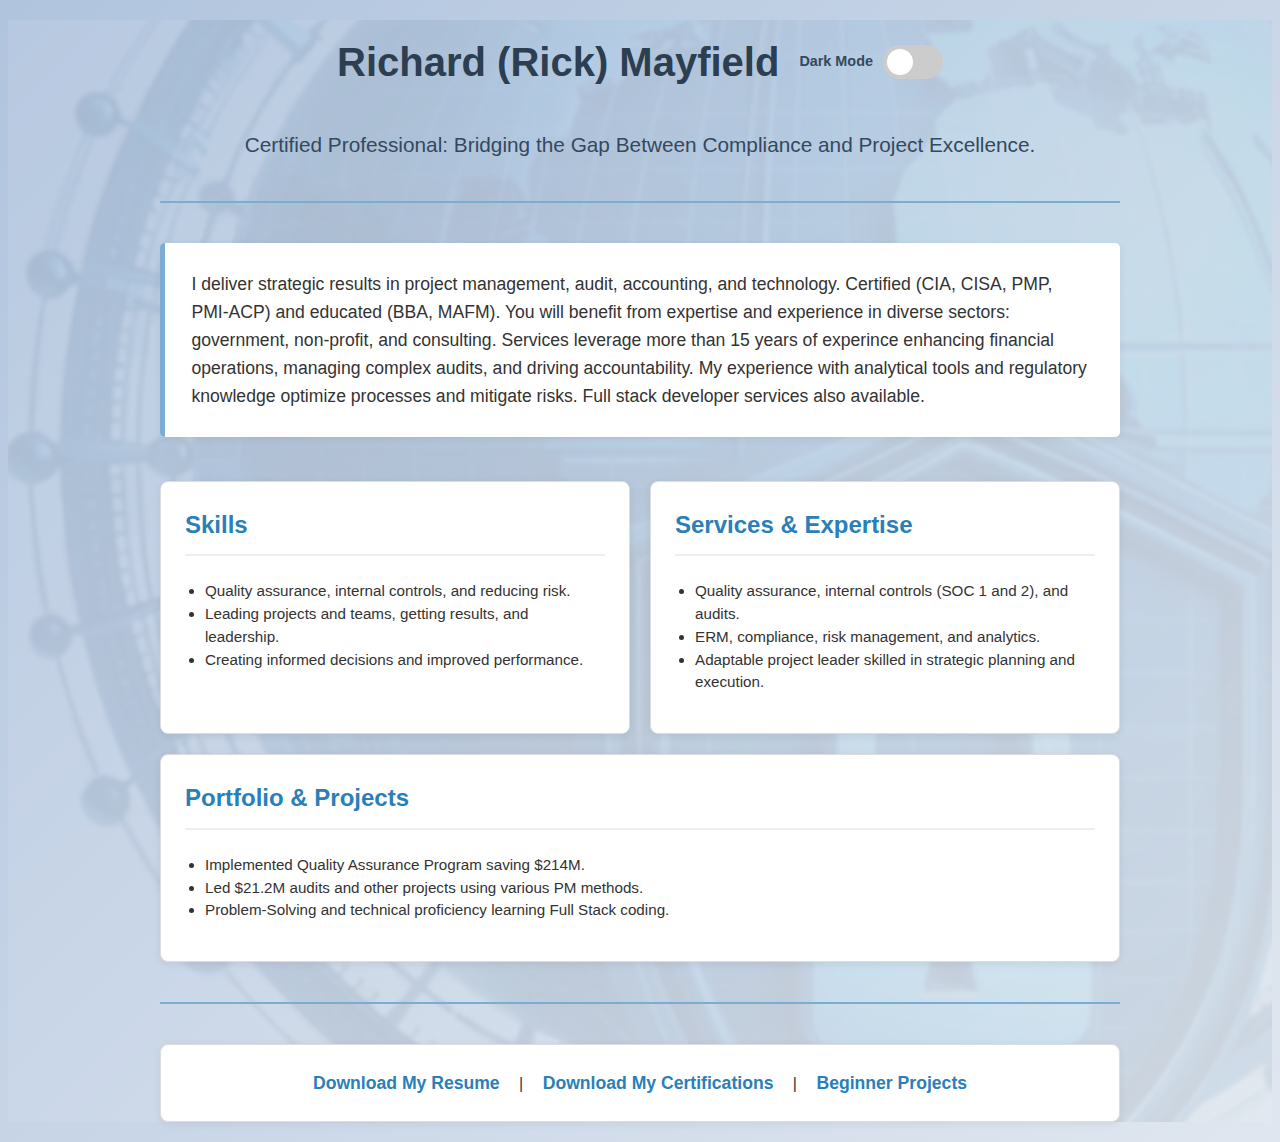
<file: index.html>
<!DOCTYPE html>
<html lang="en">
<head>
    <meta charset="UTF-8">
    <meta name="viewport" content="width=device-width, initial-scale=1.0">
    <link rel="stylesheet" href="style.css">
    <title>Richard B Mayfield | Project Management & Compliance</title>
</head>
<body>

    <div class="container">
        <div class="header-container"> <h1>Richard (Rick) Mayfield</h1>
            <div class="theme-toggle-container">
                <span class="theme-toggle-label">Dark Mode</span>
                <div class="theme-switch-wrapper">
                    <label class="theme-switch" for="darkModeToggle">
                        <input type="checkbox" id="darkModeToggle" />
                        <span class="slider round"></span>
                    </label>
                </div>
            </div>
        </div>

        <h2>Certified Professional: Bridging the Gap Between Compliance and Project Excellence.</h2>
        <hr>
        <p class="intro-paragraph">
            I deliver strategic results in project management, audit, accounting, and technology. Certified (CIA, CISA, PMP, PMI-ACP) and educated (BBA, MAFM). You will benefit from expertise and experience in diverse sectors: government, non-profit, and consulting. Services leverage more than 15 years of experince enhancing financial operations, managing complex audits, and driving accountability. My experience with analytical tools and regulatory knowledge optimize processes and mitigate risks. Full stack developer services also available.
        </p>

        <div class="card-container">
            <a href="../Capstone/public/a_Skills.html" class="info-card">
                <h3>Skills</h3>
                <ul>
                    <li>Quality assurance, internal controls, and reducing risk.</li>
                    <li>Leading projects and teams, getting results, and leadership.</li>
                    <li>Creating informed decisions and improved performance.</li>
                </ul>
            </a>
            <a href="../Capstone/public/b_Services.html" class="info-card">
                <h3>Services & Expertise</h3>
                <ul>
                    <li>Quality assurance, internal controls (SOC 1 and 2), and audits.</li>
                    <li>ERM, compliance, risk management, and analytics.</li>
                    <li>Adaptable project leader skilled in strategic planning and execution.</li>
                </ul>
            </a>
            <a href="../Capstone/public/c_Projects.html" class="info-card">
                <h3>Portfolio & Projects</h3>
                <ul>
                    <li>Implemented Quality Assurance Program saving $214M.</li>
                    <li>Led $21.2M audits and other projects using various PM methods.</li>
                    <li>Problem-Solving and technical proficiency learning Full Stack coding.</li>
                </ul>
            </a>
        </div>

        <hr>

        <div class="footer-links">
            <a href="./assets/files/Mayfield Richard Resume.pdf" download="Rick Mayfield's CV (PMI-ACP, PMP, CIA, CISA)">Download My Resume</a> |
            <a href="./assets/files/Certifications.zip">Download My Certifications</a> |
            <a href="https://ricks-dev-products.github.io/html-portifolio/">Beginner Projects</a>
        </div>
    </div>

    <script>
        const darkModeToggle = document.getElementById('darkModeToggle');
        const body = document.body;

        const applyTheme = (theme) => {
            body.classList.remove('dark-mode');
            if (theme === 'dark') {
                body.classList.add('dark-mode');
                darkModeToggle.checked = true;
            } else {
                darkModeToggle.checked = false;
            }
        };

        const toggleTheme = () => {
            const newTheme = body.classList.contains('dark-mode') ? 'light' : 'dark';
            localStorage.setItem('theme', newTheme);
            applyTheme(newTheme);
        };

        darkModeToggle.addEventListener('change', toggleTheme);

        const savedTheme = localStorage.getItem('theme');
        if (savedTheme) {
            applyTheme(savedTheme);
        } else {
            const prefersDark = window.matchMedia && window.matchMedia('(prefers-color-scheme: dark)').matches;
            applyTheme(prefersDark ? 'dark' : 'light');
        }
    </script>
</body>
</html>
</file>
<file: style.css>
@keyframes moveGradient {
    0% { background-position: 0% 50%; }
    50% { background-position: 100% 50%; }
    100% { background-position: 0% 50%; }
}

body {
    font-family: 'Helvetica Neue', Helvetica, Arial, sans-serif;
    color: #333;
    line-height: 1.6;
    background: linear-gradient(-45deg, #f0f2f5, #a8c0d5, #f0f2f5, #b0c4de);
    background-size: 400% 400%;
    animation: moveGradient 18s ease infinite;
    position: relative;
}

body::before {
    content: '';
    position: absolute;
    top: 0;
    left: 0;
    right: 0;
    bottom: 0;
    background-image: url('assets/images/shield-background.png');
    background-size: cover;
    background-position: center center;
    background-repeat: no-repeat;
    opacity: 0.08;
    z-index: -1;
}

/* NEW: Styles for the header container to align name and toggle */
.header-container {
    display: flex;
    justify-content: center; /* Changed from space-between to center */
    align-items: center; /* Vertically centers items */
    margin-bottom: 1.5em; /* Space below the header */
    padding: 0; /* No padding or border for a transparent container */
    background-color: transparent; /* Ensure transparency */
    /* Add this to allow items to wrap on smaller screens if necessary */
    flex-wrap: wrap;
    /* Add some padding for better spacing around items within the centered container */
    padding: 10px 0;
}


/* Adjust h1 to be left-aligned within the header-container */
h1 {
    font-size: 2.5em;
    color: #2c3e50;
    text-align: center; /* Changed to center for overall centering effect */
    margin: 0; /* Remove default margin that might cause alignment issues */
    /* Add some margin to separate h1 from the toggle when centered */
    margin-right: 20px; /* Space between h1 and toggle */
}


/* NEW: Styles for the top-right theme toggle (adjust margin as it's now in header-container) */
.theme-toggle-container {
    display: flex;
    align-items: center;
    margin-bottom: 0; /* Remove margin-bottom as it's handled by header-container */
}

.theme-toggle-label {
    margin-right: 10px; /* Space between text and switch */
    font-size: 0.9em;
    font-weight: bold;
    color: #34495e; /* A muted color for the label */
}

.container {
    max-width: 960px;
    margin: 20px auto;
    padding: 0 20px;
}


h2 {
    text-align: center;
    margin-bottom: 0.5em;
    font-size: 1.3em;
    font-weight: 300;
    color: #34495e;
}

hr {
    border: none;
    height: 2px;
    background-color: #7BADD3;
    margin: 2.5em 0;
}

.intro-paragraph {
    padding: 1.5em;
    background-color: #ffffff;
    border-left: 5px solid #7BADD3;
    margin-bottom: 2.5em;
    font-size: 1.1em;
    box-shadow: 0 2px 8px rgba(0,0,0,0.06);
    border-radius: 5px;
}

.card-container {
    display: flex;
    justify-content: space-between;
    gap: 20px;
    flex-wrap: wrap;
}

.info-card {
    display: block;
    background-color: #ffffff;
    border: 1px solid #ddd;
    border-radius: 8px;
    padding: 1.5em;
    box-shadow: 0 2px 8px rgba(0,0,0,0.07);
    text-decoration: none;
    color: inherit;
    flex: 1;
    min-width: 280px;
    transition: transform 0.3s ease, box-shadow 0.3s ease;
}

.info-card:hover {
    transform: translateY(-8px);
    box-shadow: 0 10px 20px rgba(44, 62, 80, 0.15);
}

.info-card h3 {
    margin-top: 0;
    font-size: 1.5em;
    color: #2980b9;
    padding-bottom: 10px;
    border-bottom: 2px solid #eee;
}

.info-card ul {
    padding-left: 20px;
    margin-top: 15px;
    font-size: 0.95em;
    line-height: 1.5;
}

.footer-links {
    text-align: center;
    padding: 1.5em;
    background-color: #ffffff;
    border: 1px solid #ddd;
    border-radius: 8px;
    margin-top: 2em;
    box-shadow: 0 2px 8px rgba(0,0,0,0.06);
}

.footer-links a {
    margin: 0 15px;
    text-decoration: none;
    color: #2980b9;
    font-weight: bold;
    font-size: 1.1em;
}

.footer-links a:hover {
    color: #1c587f;
}

/* =================================================== */
/* ============== DARK MODE STYLES START =============== */
/* =================================================== */

/* --- Styles for the Toggle Switch --- */
.theme-switch-wrapper {
    display: flex;
    align-items: center;
}
.theme-switch {
    display: inline-block;
    height: 34px;
    position: relative;
    width: 60px;
}
.theme-switch input {
    display:none;
}
.slider {
    background-color: #ccc;
    bottom: 0;
    cursor: pointer;
    left: 0;
    position: absolute;
    right: 0;
    top: 0;
    transition: .4s;
}
.slider:before {
    background-color: #fff;
    bottom: 4px;
    content: "";
    height: 26px;
    left: 4px;
    position: absolute;
    transition: .4s;
    width: 26px;
}
input:checked + .slider {
    background-color: #2980b9; /* Blue color when on */
}
input:checked + .slider:before {
    transform: translateX(26px);
}
.slider.round {
    border-radius: 34px;
}
.slider.round:before {
    border-radius: 50%;
}

/* --- Main Dark Mode Color Overrides --- */
body.dark-mode {
    background: linear-gradient(-45deg, #0a192f, #1e3a5f, #0a192f, #112240);
    background-size: 400% 400%;
    animation: moveGradient 18s ease infinite;
    color: #a8b2d1;
}

body.dark-mode::before {
    opacity: 0.05;
    mix-blend-mode: screen;
}

/* Dark mode style for the new label */
body.dark-mode .theme-toggle-label {
    color: #a8b2d1;
}

body.dark-mode h1 {
    color: #ccd6f6;
}
body.dark-mode h2 {
    color: #a8b2d1;
}

body.dark-mode .intro-paragraph,
body.dark-mode .info-card,
body.dark-mode .footer-links {
    background-color: #112240;
    border: 1px solid #233554;
}

body.dark-mode .info-card h3,
body.dark-mode .footer-links a {
    color: #64ffda;
}
body.dark-mode .footer-links a:hover {
    color: #ffffff;
}

body.dark-mode .info-card h3 {
    border-bottom: 2px solid #233554;
}
body.dark-mode hr {
    background-color: #233554;
}
</file>
